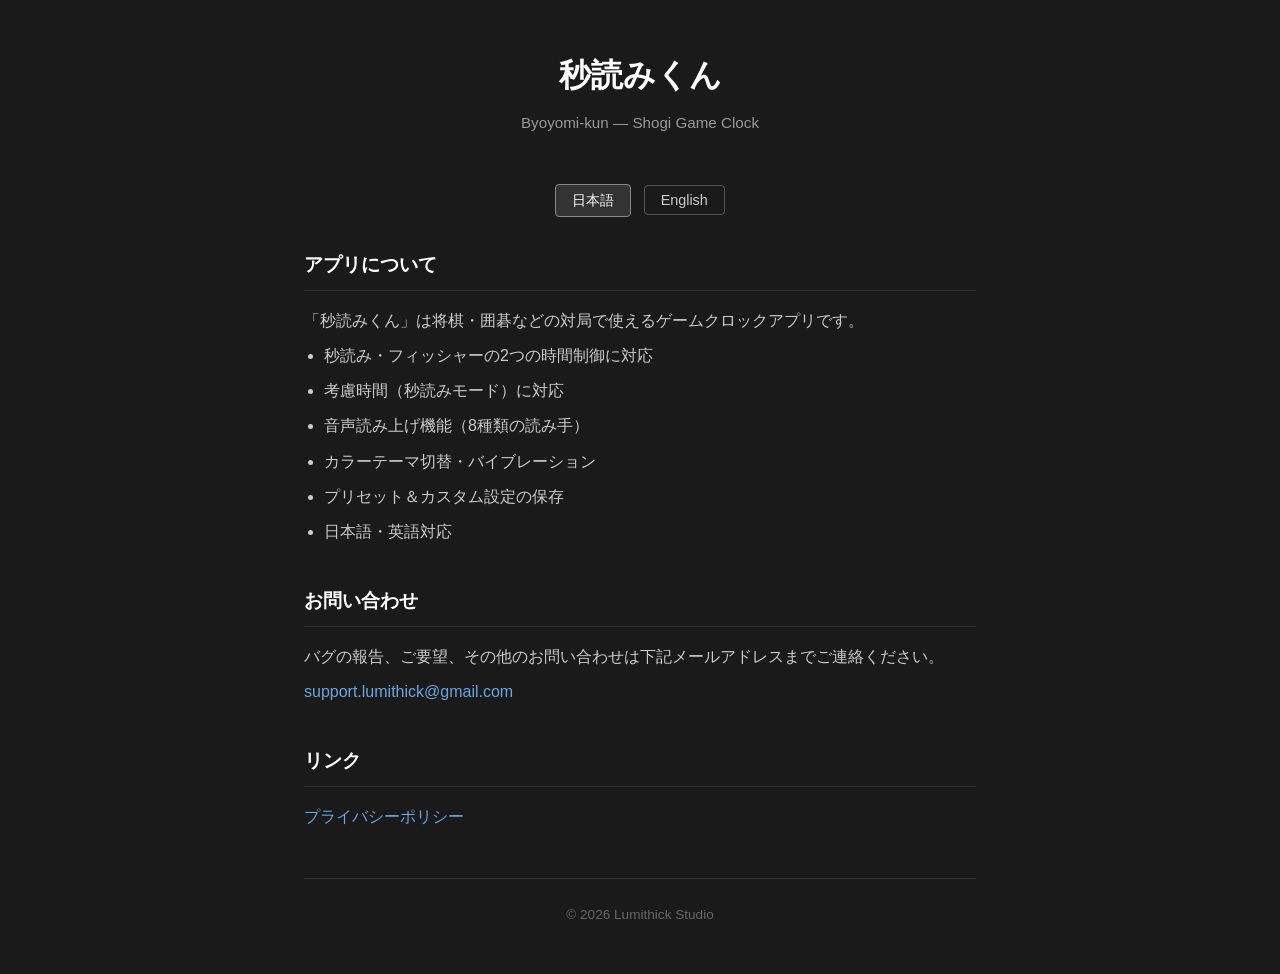
<file: index.html>
<!DOCTYPE html>
<html lang="ja">
<head>
  <meta charset="UTF-8">
  <meta name="viewport" content="width=device-width, initial-scale=1.0">
  <title>秒読みくん - サポート | Byoyomi-kun Support</title>
  <style>
    * { margin: 0; padding: 0; box-sizing: border-box; }
    body {
      font-family: -apple-system, BlinkMacSystemFont, "Segoe UI", Roboto, "Hiragino Sans", "Noto Sans JP", sans-serif;
      background: #1a1a1a;
      color: #e0e0e0;
      line-height: 1.7;
    }
    .container {
      max-width: 720px;
      margin: 0 auto;
      padding: 48px 24px;
    }
    .header {
      text-align: center;
      margin-bottom: 48px;
    }
    .header h1 {
      font-size: 2rem;
      color: #ffffff;
      margin-bottom: 8px;
    }
    .header p {
      color: #999;
      font-size: 0.95rem;
    }
    .section {
      margin-bottom: 40px;
    }
    .section h2 {
      font-size: 1.2rem;
      color: #ffffff;
      border-bottom: 1px solid #333;
      padding-bottom: 8px;
      margin-bottom: 16px;
    }
    .section p, .section li {
      color: #ccc;
      margin-bottom: 8px;
    }
    .section ul {
      padding-left: 20px;
    }
    a {
      color: #6ca6e0;
      text-decoration: none;
    }
    a:hover {
      text-decoration: underline;
    }
    .lang-switch {
      text-align: center;
      margin-bottom: 32px;
    }
    .lang-switch button {
      background: none;
      border: 1px solid #555;
      color: #ccc;
      padding: 6px 16px;
      margin: 0 4px;
      border-radius: 4px;
      cursor: pointer;
      font-size: 0.9rem;
    }
    .lang-switch button.active {
      background: #333;
      color: #fff;
      border-color: #888;
    }
    .lang { display: none; }
    .lang.active { display: block; }
    .footer {
      text-align: center;
      color: #666;
      font-size: 0.85rem;
      margin-top: 48px;
      padding-top: 24px;
      border-top: 1px solid #333;
    }
  </style>
</head>
<body>
  <div class="container">
    <div class="header">
      <h1>秒読みくん</h1>
      <p>Byoyomi-kun — Shogi Game Clock</p>
    </div>

    <div class="lang-switch">
      <button id="btn-ja" class="active" onclick="switchLang('ja')">日本語</button>
      <button id="btn-en" onclick="switchLang('en')">English</button>
    </div>

    <!-- 日本語 -->
    <div id="ja" class="lang active">
      <div class="section">
        <h2>アプリについて</h2>
        <p>「秒読みくん」は将棋・囲碁などの対局で使えるゲームクロックアプリです。</p>
        <ul>
          <li>秒読み・フィッシャーの2つの時間制御に対応</li>
          <li>考慮時間（秒読みモード）に対応</li>
          <li>音声読み上げ機能（8種類の読み手）</li>
          <li>カラーテーマ切替・バイブレーション</li>
          <li>プリセット＆カスタム設定の保存</li>
          <li>日本語・英語対応</li>
        </ul>
      </div>

      <div class="section">
        <h2>お問い合わせ</h2>
        <p>バグの報告、ご要望、その他のお問い合わせは下記メールアドレスまでご連絡ください。</p>
        <p><a href="mailto:support.lumithick@gmail.com">support.lumithick@gmail.com</a></p>
      </div>

      <div class="section">
        <h2>リンク</h2>
        <p><a href="./privacy-policy.html">プライバシーポリシー</a></p>
      </div>
    </div>

    <!-- English -->
    <div id="en" class="lang">
      <div class="section">
        <h2>About the App</h2>
        <p>Byoyomi-kun is a game clock app for board games such as Shogi and Go.</p>
        <ul>
          <li>Supports byoyomi and Fischer time controls</li>
          <li>Consideration time support (byoyomi mode)</li>
          <li>Voice announcements (8 voice characters)</li>
          <li>Color themes and vibration</li>
          <li>Preset and custom settings</li>
          <li>Japanese and English support</li>
        </ul>
      </div>

      <div class="section">
        <h2>Contact</h2>
        <p>For bug reports, feature requests, or any other inquiries, please contact us at:</p>
        <p><a href="mailto:support.lumithick@gmail.com">support.lumithick@gmail.com</a></p>
      </div>

      <div class="section">
        <h2>Links</h2>
        <p><a href="./privacy-policy.html">Privacy Policy</a></p>
      </div>
    </div>

    <div class="footer">
      <p>&copy; 2026 Lumithick Studio</p>
    </div>
  </div>

  <script>
    function switchLang(lang) {
      document.querySelectorAll('.lang').forEach(el => el.classList.remove('active'));
      document.querySelectorAll('.lang-switch button').forEach(el => el.classList.remove('active'));
      document.getElementById(lang).classList.add('active');
      document.getElementById('btn-' + lang).classList.add('active');
    }
  </script>
</body>
</html>
</file>
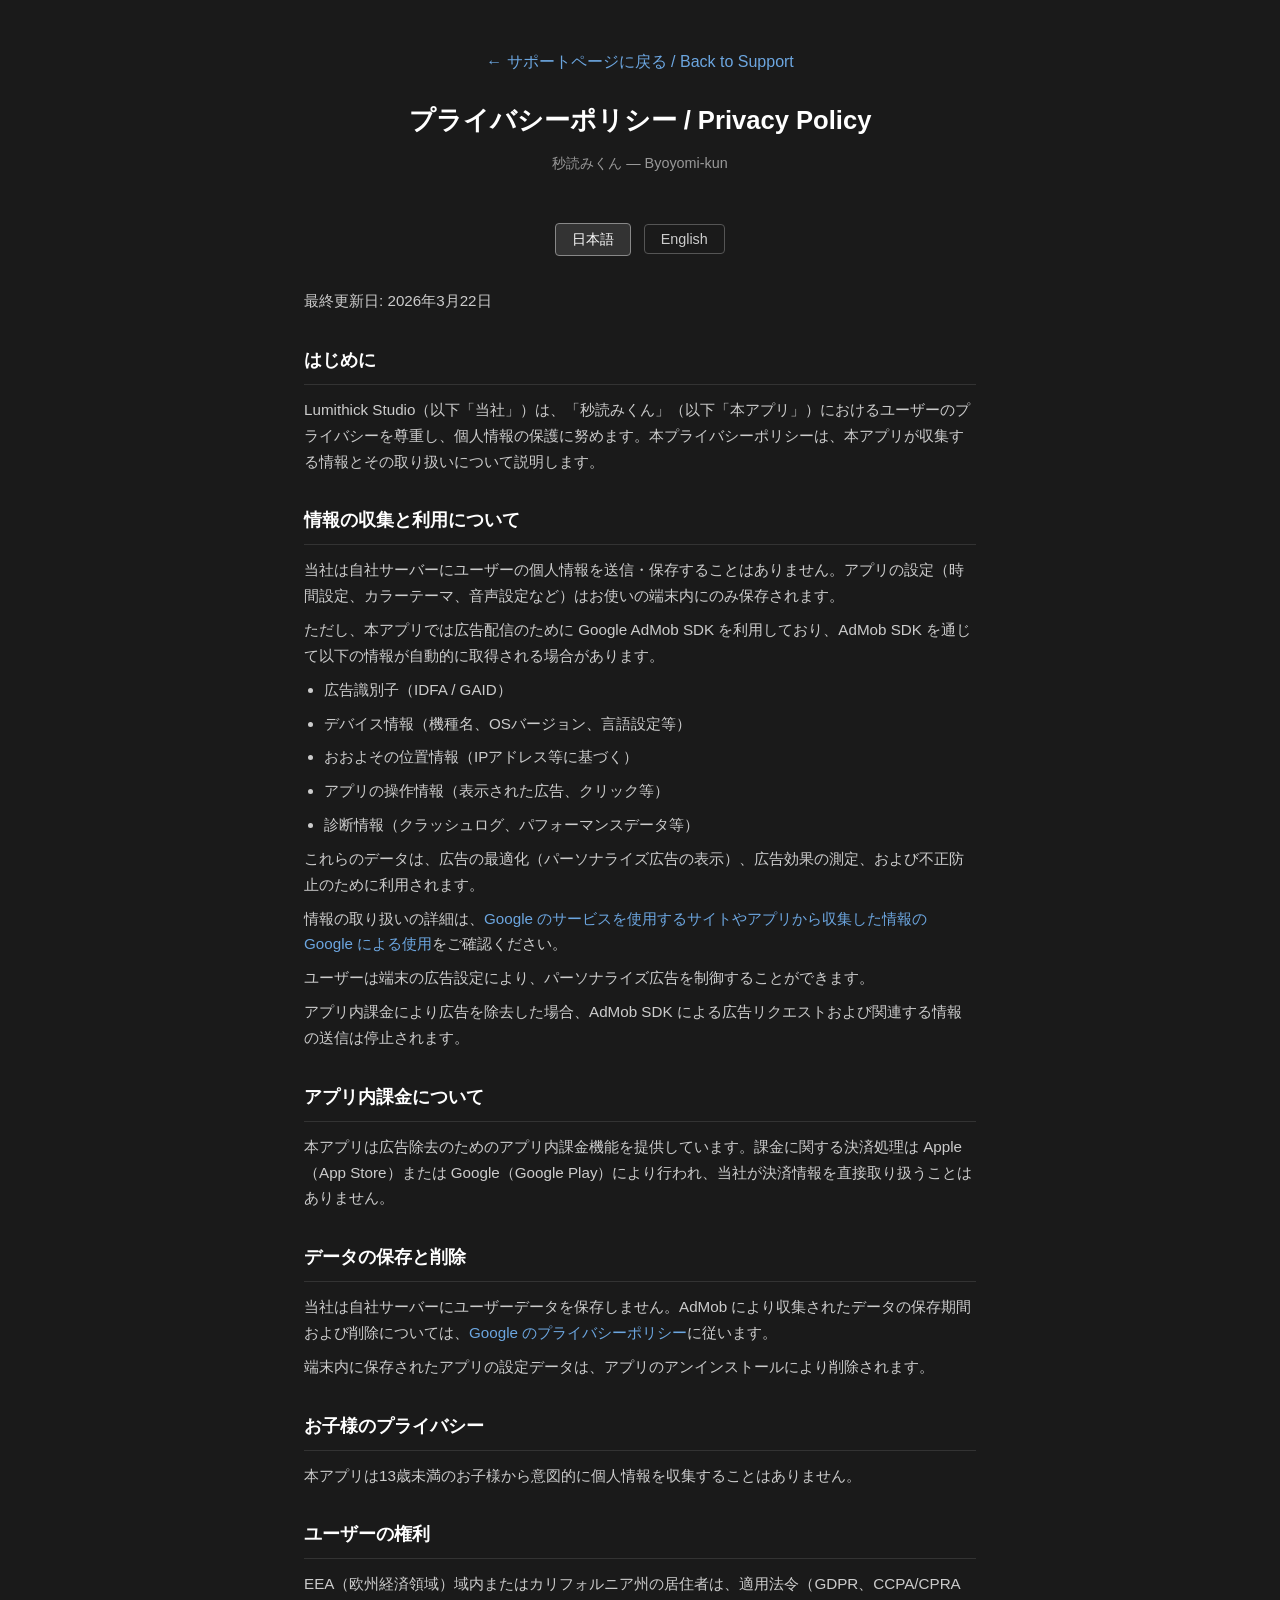
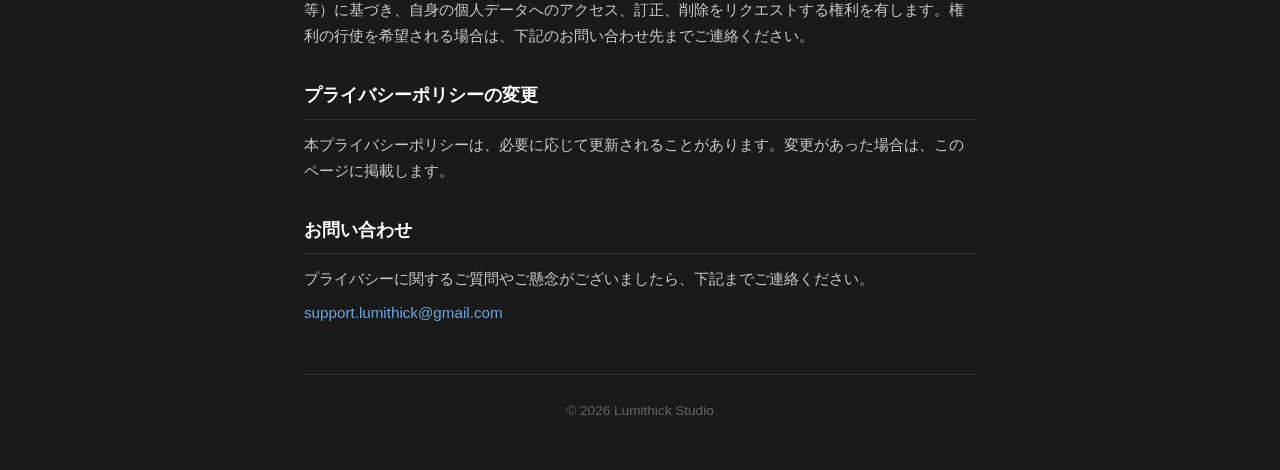
<file: privacy-policy.html>
<!DOCTYPE html>
<html lang="ja">
<head>
  <meta charset="UTF-8">
  <meta name="viewport" content="width=device-width, initial-scale=1.0">
  <title>プライバシーポリシー | Privacy Policy - 秒読みくん</title>
  <style>
    * { margin: 0; padding: 0; box-sizing: border-box; }
    body {
      font-family: -apple-system, BlinkMacSystemFont, "Segoe UI", Roboto, "Hiragino Sans", "Noto Sans JP", sans-serif;
      background: #1a1a1a;
      color: #e0e0e0;
      line-height: 1.7;
    }
    .container {
      max-width: 720px;
      margin: 0 auto;
      padding: 48px 24px;
    }
    .header {
      text-align: center;
      margin-bottom: 48px;
    }
    .header h1 {
      font-size: 1.6rem;
      color: #ffffff;
      margin-bottom: 8px;
    }
    .header p {
      color: #999;
      font-size: 0.9rem;
    }
    .section {
      margin-bottom: 32px;
    }
    .section h2 {
      font-size: 1.1rem;
      color: #ffffff;
      border-bottom: 1px solid #333;
      padding-bottom: 8px;
      margin-bottom: 12px;
    }
    .section p, .section li {
      color: #ccc;
      margin-bottom: 8px;
      font-size: 0.95rem;
    }
    .section ul {
      padding-left: 20px;
    }
    a {
      color: #6ca6e0;
      text-decoration: none;
    }
    a:hover {
      text-decoration: underline;
    }
    .lang-switch {
      text-align: center;
      margin-bottom: 32px;
    }
    .lang-switch button {
      background: none;
      border: 1px solid #555;
      color: #ccc;
      padding: 6px 16px;
      margin: 0 4px;
      border-radius: 4px;
      cursor: pointer;
      font-size: 0.9rem;
    }
    .lang-switch button.active {
      background: #333;
      color: #fff;
      border-color: #888;
    }
    .lang { display: none; }
    .lang.active { display: block; }
    .footer {
      text-align: center;
      color: #666;
      font-size: 0.85rem;
      margin-top: 48px;
      padding-top: 24px;
      border-top: 1px solid #333;
    }
    .back-link {
      text-align: center;
      margin-bottom: 24px;
    }
  </style>
</head>
<body>
  <div class="container">
    <div class="back-link">
      <a href="./">&larr; サポートページに戻る / Back to Support</a>
    </div>

    <div class="header">
      <h1>プライバシーポリシー / Privacy Policy</h1>
      <p>秒読みくん — Byoyomi-kun</p>
    </div>

    <div class="lang-switch">
      <button id="btn-ja" class="active" onclick="switchLang('ja')">日本語</button>
      <button id="btn-en" onclick="switchLang('en')">English</button>
    </div>

    <!-- 日本語 -->
    <div id="ja" class="lang active">
      <div class="section">
        <p>最終更新日: 2026年3月22日</p>
      </div>

      <div class="section">
        <h2>はじめに</h2>
        <p>Lumithick Studio（以下「当社」）は、「秒読みくん」（以下「本アプリ」）におけるユーザーのプライバシーを尊重し、個人情報の保護に努めます。本プライバシーポリシーは、本アプリが収集する情報とその取り扱いについて説明します。</p>
      </div>

      <div class="section">
        <h2>情報の収集と利用について</h2>
        <p>当社は自社サーバーにユーザーの個人情報を送信・保存することはありません。アプリの設定（時間設定、カラーテーマ、音声設定など）はお使いの端末内にのみ保存されます。</p>
        <p>ただし、本アプリでは広告配信のために Google AdMob SDK を利用しており、AdMob SDK を通じて以下の情報が自動的に取得される場合があります。</p>
        <ul>
          <li>広告識別子（IDFA / GAID）</li>
          <li>デバイス情報（機種名、OSバージョン、言語設定等）</li>
          <li>おおよその位置情報（IPアドレス等に基づく）</li>
          <li>アプリの操作情報（表示された広告、クリック等）</li>
          <li>診断情報（クラッシュログ、パフォーマンスデータ等）</li>
        </ul>
        <p>これらのデータは、広告の最適化（パーソナライズ広告の表示）、広告効果の測定、および不正防止のために利用されます。</p>
        <p>情報の取り扱いの詳細は、<a href="https://policies.google.com/technologies/partner-sites" target="_blank">Google のサービスを使用するサイトやアプリから収集した情報の Google による使用</a>をご確認ください。</p>
        <p>ユーザーは端末の広告設定により、パーソナライズ広告を制御することができます。</p>
        <p>アプリ内課金により広告を除去した場合、AdMob SDK による広告リクエストおよび関連する情報の送信は停止されます。</p>
      </div>

      <div class="section">
        <h2>アプリ内課金について</h2>
        <p>本アプリは広告除去のためのアプリ内課金機能を提供しています。課金に関する決済処理は Apple（App Store）または Google（Google Play）により行われ、当社が決済情報を直接取り扱うことはありません。</p>
      </div>

      <div class="section">
        <h2>データの保存と削除</h2>
        <p>当社は自社サーバーにユーザーデータを保存しません。AdMob により収集されたデータの保存期間および削除については、<a href="https://policies.google.com/privacy" target="_blank">Google のプライバシーポリシー</a>に従います。</p>
        <p>端末内に保存されたアプリの設定データは、アプリのアンインストールにより削除されます。</p>
      </div>

      <div class="section">
        <h2>お子様のプライバシー</h2>
        <p>本アプリは13歳未満のお子様から意図的に個人情報を収集することはありません。</p>
      </div>

      <div class="section">
        <h2>ユーザーの権利</h2>
        <p>EEA（欧州経済領域）域内またはカリフォルニア州の居住者は、適用法令（GDPR、CCPA/CPRA等）に基づき、自身の個人データへのアクセス、訂正、削除をリクエストする権利を有します。権利の行使を希望される場合は、下記のお問い合わせ先までご連絡ください。</p>
      </div>

      <div class="section">
        <h2>プライバシーポリシーの変更</h2>
        <p>本プライバシーポリシーは、必要に応じて更新されることがあります。変更があった場合は、このページに掲載します。</p>
      </div>

      <div class="section">
        <h2>お問い合わせ</h2>
        <p>プライバシーに関するご質問やご懸念がございましたら、下記までご連絡ください。</p>
        <p><a href="mailto:support.lumithick@gmail.com">support.lumithick@gmail.com</a></p>
      </div>
    </div>

    <!-- English -->
    <div id="en" class="lang">
      <div class="section">
        <p>Last updated: March 22, 2026</p>
      </div>

      <div class="section">
        <h2>Introduction</h2>
        <p>Lumithick Studio ("we", "us") respects your privacy and is committed to protecting your personal information. This Privacy Policy explains what information is collected by "Byoyomi-kun" (the "App") and how it is handled.</p>
      </div>

      <div class="section">
        <h2>Information Collection and Use</h2>
        <p>We do not transmit or store any personal information on our own servers. App settings (time settings, color themes, voice preferences, etc.) are stored locally on your device only.</p>
        <p>However, this App uses the Google AdMob SDK for advertising, and the following information may be automatically collected through the AdMob SDK:</p>
        <ul>
          <li>Advertising identifiers (IDFA / GAID)</li>
          <li>Device information (model, OS version, language settings, etc.)</li>
          <li>Approximate location (based on IP address, etc.)</li>
          <li>App interaction data (ads displayed, clicks, etc.)</li>
          <li>Diagnostic information (crash logs, performance data, etc.)</li>
        </ul>
        <p>This data is used for ad optimization (personalized ad delivery), ad performance measurement, and fraud prevention.</p>
        <p>For details on how this information is handled, please refer to <a href="https://policies.google.com/technologies/partner-sites" target="_blank">How Google uses information from sites or apps that use our services</a>.</p>
        <p>You can control personalized advertising through your device's advertising settings.</p>
        <p>If you remove ads through an in-app purchase, ad requests and related data transmission by the AdMob SDK will be stopped.</p>
      </div>

      <div class="section">
        <h2>In-App Purchases</h2>
        <p>The App offers an in-app purchase to remove advertisements. Payment processing is handled by Apple (App Store) or Google (Google Play). We do not directly handle any payment information.</p>
      </div>

      <div class="section">
        <h2>Data Retention and Deletion</h2>
        <p>We do not store any user data on our own servers. The retention and deletion of data collected by AdMob is governed by <a href="https://policies.google.com/privacy" target="_blank">Google's Privacy Policy</a>.</p>
        <p>App settings stored locally on your device will be deleted when the App is uninstalled.</p>
      </div>

      <div class="section">
        <h2>Children's Privacy</h2>
        <p>The App does not knowingly collect personal information from children under the age of 13.</p>
      </div>

      <div class="section">
        <h2>Your Rights</h2>
        <p>If you are a resident of the EEA (European Economic Area) or California, you have the right to request access to, correction of, or deletion of your personal data under applicable laws (such as GDPR and CCPA/CPRA). To exercise these rights, please contact us using the information below.</p>
      </div>

      <div class="section">
        <h2>Changes to This Policy</h2>
        <p>This Privacy Policy may be updated from time to time. Any changes will be posted on this page.</p>
      </div>

      <div class="section">
        <h2>Contact Us</h2>
        <p>If you have any questions or concerns about this Privacy Policy, please contact us at:</p>
        <p><a href="mailto:support.lumithick@gmail.com">support.lumithick@gmail.com</a></p>
      </div>
    </div>

    <div class="footer">
      <p>&copy; 2026 Lumithick Studio</p>
    </div>
  </div>

  <script>
    function switchLang(lang) {
      document.querySelectorAll('.lang').forEach(el => el.classList.remove('active'));
      document.querySelectorAll('.lang-switch button').forEach(el => el.classList.remove('active'));
      document.getElementById(lang).classList.add('active');
      document.getElementById('btn-' + lang).classList.add('active');
    }
  </script>
</body>
</html>
</file>
